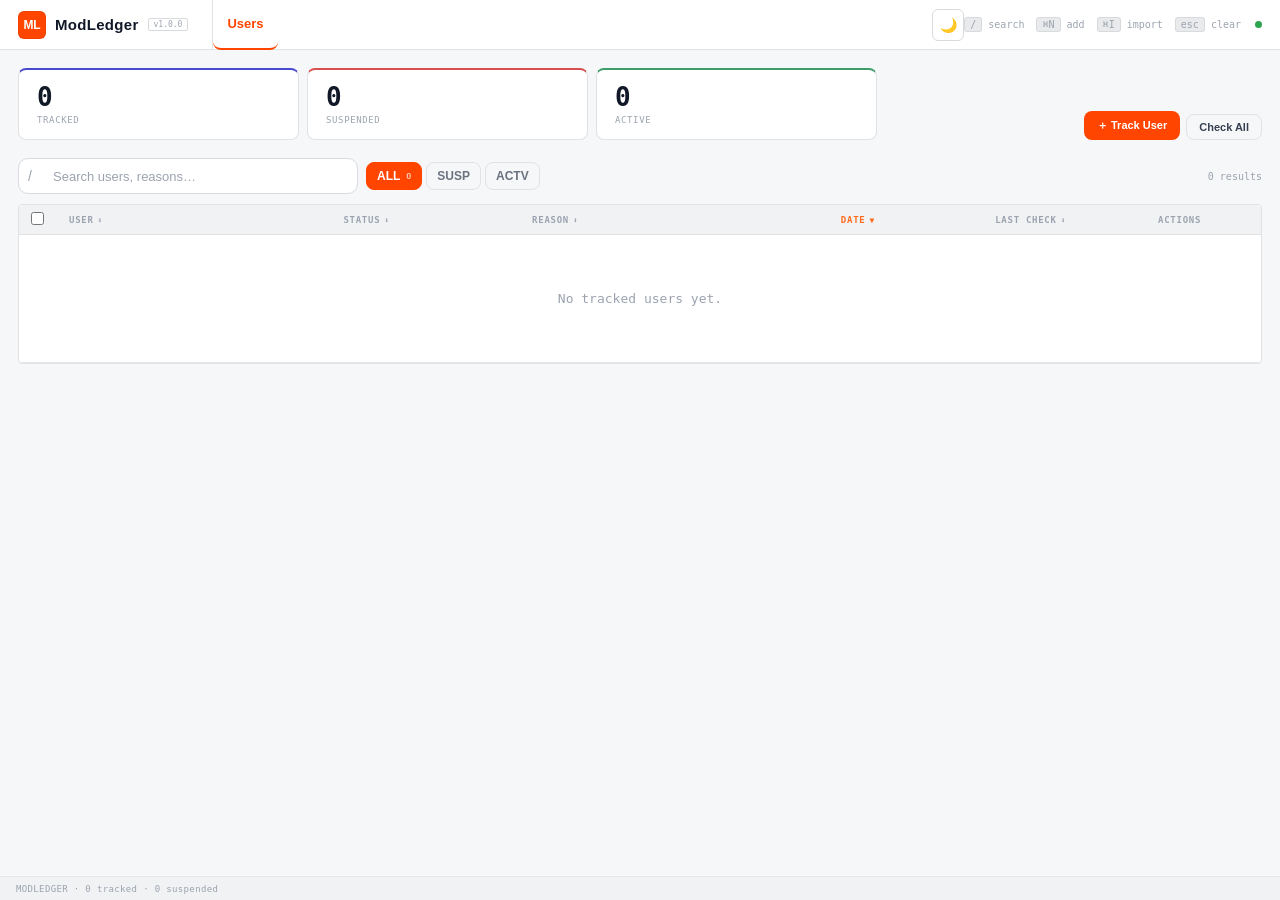
<file: index.html>
<!DOCTYPE html>
<html lang="en">
<head>
<meta charset="UTF-8"/>
<meta name="viewport" content="width=device-width,initial-scale=1.0,viewport-fit=cover"/>
<title>ModLedger — Reddit Moderation Infrastructure</title>
<link rel="preconnect" href="https://fonts.googleapis.com"/>
<link href="https://fonts.googleapis.com/css2?family=DM+Sans:wght@300;400;500;600;700&family=JetBrains+Mono:wght@400;500;600;700&display=swap" rel="stylesheet"/>
<link rel="stylesheet" href="css/styles.css">
</head>
<body>
<div id="app">
  <header id="topbar">
    <div class="wordmark">
      <div class="wordmark-icon">ML</div>
      <span class="wordmark-text">ModLedger</span>
      <span class="wordmark-ver">v1.0.0</span>
    </div>
    <div class="vdiv"></div>
    <nav id="nav">
      <button class="nav-btn active" data-view="users">Users</button>
    </nav>
    <div class="spacer"></div>
    <button id="theme-toggle" class="theme-toggle" title="Toggle dark mode" aria-label="Toggle dark mode">🌙</button>
    <div class="kb-hints">
      <span><kbd>/</kbd> search</span>
      <span><kbd>⌘N</kbd> add</span>
      <span><kbd>⌘I</kbd> import</span>
      <span><kbd>esc</kbd> clear</span>
    </div>
    <div class="pulse-dot sys-dot" title="System operational"></div>
  </header>

  <main id="main">
    <div id="stats-row" class="stats-row"></div>

    <div class="toolbar">
      <div class="search-wrap">
        <span class="icon">/</span>
        <input id="search-inp" class="search-inp" placeholder="Search users, reasons…" />
        <button id="search-clear" class="search-clear" aria-label="Clear search">✕</button>
      </div>
      <div class="filter-pills" id="filter-pills"></div>
      <div class="spacer"></div>
      <div class="result-count" id="result-count">0 results</div>
      <div class="bulk-actions" id="bulk-actions">
        <div class="bulk-count" id="bulk-count">0 selected</div>
        <button class="btn btn-sm btn-secondary" id="bulk-refresh-btn">↻ Refresh</button>
        <button class="btn btn-sm btn-danger" id="bulk-delete-btn">× Remove</button>
      </div>
    </div>

    <div class="table-wrap">
      <div class="tbl-scroll">
        <table>
          <thead id="table-head"></thead>
          <tbody id="table-body"></tbody>
        </table>
      </div>
      <div class="pagination" id="pagination">
        <div class="page-info" id="page-info"></div>
        <div class="page-btns" id="page-btns"></div>
      </div>
    </div>

    <!-- Analytics and Settings tabs removed (not used) -->
  </main>

  <!-- Modal -->
  <div id="modal-overlay" class="overlay">
    <div class="modal" id="modal-box">
      <div class="modal-header"><div id="modal-title" class="modal-title"></div><button class="modal-close" onclick="ML.closeModal()">×</button></div>
      <div class="modal-body" id="modal-body"></div>
    </div>
  </div>

  <!-- Drawer -->
  <div id="drawer-overlay" class="drawer-overlay"></div>
  <div id="drawer" class="drawer"></div>

  <!-- Toasts -->
  <div class="toast-container" id="toast-container"></div>

  <!-- Statusbar -->
  <div id="statusbar">
    <div class="sb-text" id="sb-text">MODLEDGER</div>
    <div class="sb-sep" id="sb-sep"></div>
    <div class="sb-checking" id="sb-checking"><div class="sys-dot"></div><div id="sb-checking-text">checking…</div></div>
  </div>

  <script src="js/app.js" defer></script>
</body>
</html>
</file>
<file: css/styles.css>
/* ── RESET & BASE ── */
*,*::before,*::after{box-sizing:border-box;margin:0;padding:0}
:root{
  /* Reddit-like light theme tokens (DEFAULT) */
  --bg0:#f6f7f8; /* page background */
  --bg1:#ffffff; /* card / surface */
  --bg2:#f0f2f4; /* subtle surfaces */
  --bg3:#e9eaec; /* accents */
  --b0:#e6e7e9; --b1:#e1e2e4; --b2:#d8dadd;
  --t0:#111827; --t1:#374151; --t2:#6b7280; --t3:#9ca3af;
  --ac:#ff4500; /* Reddit orange */ --achi:#ff6a1a; --acd:#fff7f0;
  --mono:ui-monospace, SFMono-Regular, Menlo, Monaco, 'Roboto Mono', 'Segoe UI Mono', monospace;
  --sans: 'Noto Sans', 'Helvetica Neue', Arial, system-ui, sans-serif;
  --danger:#c0392b; --warn:#b87b00; --good:#2ea44f;
  --radius:8px;
  --motion-fast:120ms; --motion-medium:200ms;
}

/* AMOLED Dark Mode — Class-based only */
body.dark-mode {
  --bg0:#000000;
  --bg1:#0a0a0b;
  --bg2:#1a1a1b;
  --bg3:#272729;
  --b0:#404040;
  --b1:#3a3a3b;
  --b2:#2d2d2d;
  --t0:#d7dadc;
  --t1:#818384;
  --t2:#565656;
  --t3:#404040;
  --ac:#ff4500;
  --achi:#ff6a1a;
  --acd:#1a0f08;
}
html,body{background:var(--bg0);color:var(--t0);font-family:var(--sans);min-height:100vh;font-size:14px}
::-webkit-scrollbar{width:5px;height:5px}
::-webkit-scrollbar-track{background:var(--bg0)}
::-webkit-scrollbar-thumb{background:var(--b2);border-radius:4px}
body.dark-mode::-webkit-scrollbar-thumb{background:#333333}
::selection{background:#2a2a6a;color:#e0e0ff}
body.dark-mode ::selection{background:#1a1a4a;color:#ff4500}
input,textarea,select{outline:none;font-family:var(--mono);color:var(--t0);background:var(--bg1);border:1px solid var(--b2);border-radius:3px;transition:border-color .12s}
input:focus,textarea:focus,select:focus{border-color:var(--ac)}
input::placeholder,textarea::placeholder{color:var(--t3)}
select option{background:var(--bg2);color:var(--t0)}
body.dark-mode select option{background:#1a1a1b;color:#d7dadc}
button{cursor:pointer;font-family:var(--mono)}
a{text-decoration:none;color:inherit}

/* Skip link */
.skip-link{position:absolute;left:8px;top:8px;background:var(--acd);color:var(--t0);padding:6px 10px;border-radius:4px;z-index:9999;transform:translateY(-120%);transition:transform .18s}
.skip-link:focus{transform:translateY(0)}

/* ── ANIMATIONS ── */
@keyframes spin{to{transform:rotate(360deg)}}
@keyframes pulse{0%,100%{opacity:1}50%{opacity:.25}}
@keyframes slideInRight{from{transform:translateX(100%);opacity:0}to{transform:translateX(0);opacity:1}}
@keyframes slideInUp{from{transform:translateY(8px);opacity:0}to{transform:translateY(0);opacity:1}}
@keyframes fadeIn{from{opacity:0}to{opacity:1}}
@keyframes flashRow{0%{background:#1a1a4a}100%{background:transparent}}
.spin{animation:spin .8s linear infinite}
.pulse-dot{animation:pulse 1.8s ease infinite;display:inline-block;border-radius:50%}
.fade-in{animation:fadeIn .2s ease}
.slide-in-right{animation:slideInRight .22s cubic-bezier(.16,1,.3,1)}
.slide-in-up{animation:slideInUp .18s ease}
.row-flash{animation:flashRow 1.2s ease}

/* ── LAYOUT ── */
#app{display:flex;flex-direction:column;min-height:100vh}
#topbar{background:var(--bg1);border-bottom:1px solid var(--b1);height:50px;display:flex;align-items:center;padding:0 18px;gap:0;position:sticky;top:0;z-index:100;flex-shrink:0}
#main{flex:1;padding:18px 18px 40px;width:100%;max-width:1440px;margin:0 auto}
#statusbar{background:var(--bg2);border-top:1px solid var(--b0);height:24px;display:flex;align-items:center;padding:0 16px;gap:16px;position:sticky;bottom:0;z-index:100;flex-shrink:0}

/* ── WORDMARK ── */
.wordmark{display:flex;align-items:center;gap:9px;margin-right:24px}
.wordmark-icon{width:28px;height:28px;background:var(--ac);border:1px solid rgba(0,0,0,0.06);border-radius:6px;display:flex;align-items:center;justify-content:center;font-size:12px;font-weight:700;color:#fff;font-family:var(--sans);letter-spacing:-.02em}
.wordmark-text{font-weight:700;font-size:15px;color:var(--t0);letter-spacing:0.02em;text-transform:none;font-family:var(--sans)}
.wordmark-ver{font-size:8px;color:var(--t3);border:1px solid var(--b2);border-radius:2px;padding:1px 5px;font-family:var(--mono)}

/* ── NAV ── */
nav{display:flex;height:50px}
.nav-btn{background:none;border:none;border-bottom:2px solid transparent;color:var(--t1);padding:0 14px;height:100%;font-size:13px;font-family:var(--sans);letter-spacing:0;font-weight:600;transition:all .12s}
.nav-btn:hover{color:var(--t0)}
.nav-btn.active{color:var(--ac);border-bottom-color:var(--ac);font-weight:700}

/* ── VDIVIDER ── */
.vdiv{width:1px;background:var(--b1);align-self:stretch;flex-shrink:0}

/* ── KBD ── */
kbd{background:var(--bg3);border:1px solid var(--b2);color:var(--t3);border-radius:3px;padding:1px 5px;font-size:10px;font-family:var(--mono)}
.kb-hints{display:flex;gap:12px;align-items:center;font-size:10px;color:var(--t3);font-family:var(--mono);margin-right:14px}

/* ── STAT CARDS ── */
.stats-row{display:flex;gap:8px;margin-bottom:18px;flex-wrap:wrap;align-items:stretch}
.stat-card{background:var(--bg1);border:1px solid var(--b1);padding:14px 18px;flex:1 1 90px;min-width:90px}
.stat-value{font-size:26px;font-weight:700;color:var(--t0);font-family:var(--mono);line-height:1;letter-spacing:-.02em}
.stat-label{font-size:9px;color:var(--t3);margin-top:5px;letter-spacing:.07em;text-transform:uppercase;font-family:var(--mono)}
.stat-sub{font-size:9px;color:var(--t3);margin-top:2px;font-family:var(--mono)}

/* ── TOOLBAR ── */
.toolbar{display:flex;gap:8px;margin-bottom:10px;align-items:center;flex-wrap:wrap}
.search-wrap{position:relative;flex:1 1 220px;max-width:340px}
.search-wrap .icon{position:absolute;left:10px;top:50%;transform:translateY(-50%);color:var(--t3);font-size:14px;pointer-events:none}
.search-inp{width:100%;height:36px;padding:0 34px;font-size:13px;background:var(--bg1);border:1px solid var(--b2);border-radius:10px;color:var(--t1);font-family:var(--sans)}
.search-inp:focus{border-color:var(--ac)}
.search-clear{position:absolute;right:8px;top:50%;transform:translateY(-50%);background:none;border:none;color:var(--t3);font-size:16px;line-height:1;display:none}
.filter-pills{display:flex;gap:4px;flex-wrap:wrap}
.pill{display:inline-flex;align-items:center;gap:6px;background:transparent;border:1px solid var(--b1);color:var(--t2);font-size:12px;font-weight:600;padding:6px 10px;border-radius:999px;font-family:var(--sans);letter-spacing:0;text-transform:none;transition:all .12s}
.pill:hover{background:var(--bg2);border-color:var(--b2);color:var(--t1)}
.pill.active{background:var(--ac);border-color:var(--ac);color:#fff}
.pill-count{font-size:9px;opacity:.7}
.result-count{font-size:10px;color:var(--t3);font-family:var(--mono);white-space:nowrap}
.bulk-actions{display:flex;gap:6px;align-items:center}
.bulk-count{font-size:10px;color:var(--t3);font-family:var(--mono)}

/* ── BUTTONS ── */
.btn{display:inline-flex;align-items:center;gap:8px;border:1px solid transparent;border-radius:8px;font-family:var(--sans);font-weight:700;letter-spacing:0;transition:all .12s;white-space:nowrap}
.btn-sm{font-size:10px;padding:3px 8px}
.btn-md{font-size:11px;padding:6px 12px}
.btn-lg{font-size:13px;padding:9px 20px}
.btn-primary{background:var(--ac);border-color:transparent;color:#fff}
.btn-primary:hover{background:var(--achi)}
.btn-secondary{background:transparent;border:1px solid var(--b1);color:var(--t1)}
.btn-secondary:hover{background:var(--bg2)}
.btn-ghost{background:transparent;border-color:transparent;color:var(--t2)}
.btn-ghost:hover{background:var(--bg2);border-color:var(--b2)}
.btn-danger{background:#1e0808;border-color:#6a2020;color:#e06060}
.btn-danger:hover{background:#3a1010}
body.dark-mode .btn-danger{background:#2a0a0a;border-color:#5a1515;color:#ff6666}
body.dark-mode .btn-danger:hover{background:#4a1515}
.btn:disabled{opacity:.4;cursor:not-allowed}

/* ── TABLE ── */
.table-wrap{border:1px solid var(--b1);border-radius:4px;overflow:hidden;background:var(--bg1)}
.tbl-scroll{overflow-x:auto}
table{width:100%;border-collapse:collapse}
thead tr th{padding:7px 12px;text-align:left;font-size:9px;color:var(--t3);letter-spacing:.08em;text-transform:uppercase;font-weight:700;cursor:pointer;-webkit-user-select:none;-ms-user-select:none;user-select:none;white-space:nowrap;font-family:var(--mono);border-bottom:1px solid var(--b1);background:var(--bg2);transition:color .1s}
thead tr th:hover,thead tr th.sort-active{color:var(--achi)}
thead tr th:first-child{cursor:default;width:38px}
thead tr th:last-child{cursor:default}
tbody tr{transition:background .1s}
tbody tr:hover td{background:var(--bg2)}
tbody tr.sel td{background:#12124a!important}
tbody tr.row-flash td{animation:flashRow 1.2s ease}
td{padding:8px 12px;font-size:12px;color:var(--t1);border-bottom:1px solid var(--b0);vertical-align:middle;font-family:var(--mono)}
td:first-child{width:38px}
.td-user a{color:var(--ac);font-weight:700;font-size:13px;font-family:var(--sans)}
.td-user a:hover{text-decoration:underline}
.td-reason{color:var(--t2);max-width:200px;overflow:hidden;text-overflow:ellipsis;white-space:nowrap;font-size:11px}
.td-reporter{color:var(--t3);font-size:11px}
.td-date{color:var(--t3);font-size:11px;white-space:nowrap}
.td-check{font-size:11px;white-space:nowrap}
.td-actions{white-space:nowrap}
.td-user-inner{display:flex;align-items:center;gap:6px}
.empty-row td{text-align:center;padding:56px 0;color:var(--t3);font-size:13px}
.sort-arrow{margin-left:4px;font-size:8px}

/* ── STATUS BADGE ── */
.badge{display:inline-flex;align-items:center;gap:5px;font-size:10px;font-weight:700;padding:3px 8px;border-radius:3px;letter-spacing:.06em;white-space:nowrap;font-family:var(--mono);border:1px solid}
.badge-dot{width:6px;height:6px;border-radius:50%;flex-shrink:0;animation:pulse 1.8s ease infinite}
.badge-sm{font-size:9px;padding:2px 6px}
.badge-sm .badge-dot{width:5px;height:5px}

/* ── DARK MODE TOGGLE ── */
.theme-toggle{background:none;border:1px solid var(--b2);color:var(--t2);width:32px;height:32px;display:inline-flex;align-items:center;justify-content:center;border-radius:6px;cursor:pointer;transition:all .12s;font-size:14px}
.theme-toggle:hover{border-color:var(--ac);color:var(--ac)}
body.dark-mode .theme-toggle{color:var(--t2)}
body.dark-mode .theme-toggle:hover{border-color:var(--achi);color:var(--achi)}

/* CONF bar removed (unused) */

/* ── ACTION BUTTONS ── */
.action-btn{background:none;border:1px solid var(--b2);color:var(--t3);border-radius:3px;width:26px;height:26px;display:inline-flex;align-items:center;justify-content:center;font-size:12px;transition:all .12s;flex-shrink:0}
.action-btn:hover{border-color:var(--achi);color:var(--achi)}
.action-btn.danger-btn{color:#664444}
.action-btn.danger-btn:hover{border-color:var(--danger);color:var(--danger)}
.action-btns{display:flex;gap:4px}

/* ── TOOLTIP ── */
.tip-wrap{position:relative;display:inline-flex}
.tip-wrap .tip{opacity:0;pointer-events:none;position:absolute;bottom:calc(100% + 6px);left:50%;transform:translateX(-50%);background:var(--bg3);border:1px solid var(--b2);color:var(--t1);font-size:10px;white-space:nowrap;padding:3px 8px;border-radius:3px;font-family:var(--mono);z-index:1000;transition:opacity .12s}
.tip-wrap:hover .tip{opacity:1}

/* ── PAGINATION ── */
.pagination{display:flex;justify-content:space-between;align-items:center;padding:10px 14px;border-top:1px solid var(--b0);background:var(--bg2)}
.page-info{font-size:10px;color:var(--t3);font-family:var(--mono)}
.page-btns{display:flex;gap:4px;align-items:center}
.page-num{width:28px;height:26px;border:1px solid var(--b2);background:transparent;color:var(--t3);border-radius:3px;font-size:10px;font-family:var(--mono)}
.page-num.active{border-color:var(--ac);background:var(--acd);color:var(--achi)}

/* ── FIELD / FORM ── */
.field{margin-bottom:14px}
.field-label{display:block;font-size:9px;color:var(--t3);letter-spacing:.08em;text-transform:uppercase;margin-bottom:5px;font-family:var(--mono)}
.field-hint{font-size:10px;color:var(--t3);margin-top:4px;font-family:var(--mono)}
.field-hint.compact{margin-top:0;margin-bottom:5px}
.bulk-preview{font-size:10px;color:var(--t3);font-family:var(--mono);margin-top:-8px;margin-bottom:14px}

.field input,.field select,.field textarea{width:100%;padding:7px 10px;font-size:12px;background:var(--bg1);border:1px solid var(--b2);border-radius:3px;color:var(--t0);font-family:var(--mono)}
.field select{appearance:none;padding-right:28px;background-image:url("data:image/svg+xml,%3Csvg xmlns='http://www.w3.org/2000/svg' width='12' height='8'%3E%3Cpath d='M1 1l5 5 5-5' stroke='%23484860' stroke-width='1.5' fill='none'/%3E%3C/svg%3E");background-repeat:no-repeat;background-position:right 10px center}
body.dark-mode .field select{background-image:url("data:image/svg+xml,%3Csvg xmlns='http://www.w3.org/2000/svg' width='12' height='8'%3E%3Cpath d='M1 1l5 5 5-5' stroke='%23818384' stroke-width='1.5' fill='none'/%3E%3C/svg%3E")}
.field textarea{resize:vertical}
.field input:focus,.field select:focus,.field textarea:focus{border-color:var(--ac)}
.form-row{display:grid;grid-template-columns:1fr 1fr;gap:12px}

/* ── MODAL ── */
.overlay{position:fixed;inset:0;background:rgba(0,0,0,.75);display:flex;align-items:center;justify-content:center;z-index:2000;padding:20px;animation:fadeIn .15s ease}
.modal{background:var(--bg1);border:1px solid var(--b2);border-radius:4px;max-width:100%;max-height:90vh;overflow:auto;box-shadow:0 32px 80px rgba(0,0,0,.6);animation:slideInUp .18s ease}
.modal-header{display:flex;justify-content:space-between;align-items:center;padding:16px 20px;border-bottom:1px solid var(--b1)}
.modal-title{font-size:11px;font-weight:700;letter-spacing:.08em;color:var(--t1);font-family:var(--mono);text-transform:uppercase}
.modal-close{background:none;border:none;color:var(--t3);font-size:20px;line-height:1;padding:0 2px}
.modal-body{padding:20px}
.modal-footer{display:flex;gap:8px;justify-content:flex-end;margin-top:4px}
.form-error{display:none;background:#1e0a0a;border:1px solid #4a1515;color:#d06060;font-size:11px;padding:8px 12px;border-radius:3px;margin-bottom:14px;font-family:var(--mono)}
body.dark-mode .form-error{background:#2a0a0a;border:1px solid #5a1515;color:#ff6666}

.modal-confirm{font-size:13px;color:var(--t1);line-height:1.6;margin-bottom:20px}
.drawer-title-row{display:flex;align-items:center;gap:8px;margin-bottom:4px}
.drawer-user-link{font-size:15px;font-weight:700;color:var(--achi);font-family:var(--mono)}
.drawer-subtle{font-size:11px;color:var(--t3);font-family:var(--mono)}
.drawer-close{background:none;border:none;color:var(--t3);font-size:20px;cursor:pointer}
.drawer-status-row{display:flex;align-items:center;gap:10px;margin-bottom:12px}

/* ── DRAWER ── */
.drawer-overlay{position:fixed;inset:0;background:rgba(0,0,0,.5);z-index:1500;animation:fadeIn .15s ease}
.drawer{position:fixed;right:0;top:0;bottom:0;width:400px;background:var(--bg1);border-left:1px solid var(--b2);z-index:1501;overflow:auto;animation:slideInRight .22s cubic-bezier(.16,1,.3,1)}
.drawer-header{display:flex;justify-content:space-between;align-items:flex-start;padding:18px 20px 14px;border-bottom:1px solid var(--b1);position:sticky;top:0;background:var(--bg1);z-index:1}
.drawer-body{padding:20px}
.status-card{background:var(--bg2);border:1px solid var(--b1);border-radius:3px;padding:16px;margin-bottom:18px}
.status-card-label{font-size:9px;color:var(--t3);letter-spacing:.08em;text-transform:uppercase;font-family:var(--mono);margin-bottom:10px}
.drawer-meta{display:grid;grid-template-columns:1fr 1fr;gap:8px;font-size:11px;font-family:var(--mono);margin-top:12px}
.drawer-meta-key{color:var(--t3);margin-bottom:2px}
.drawer-meta-val{color:var(--t1)}
.drawer-note{margin-top:12px;font-size:11px;color:#8899bb;background:#0e1220;padding:8px 12px;border-radius:3px;border-left:2px solid #3355aa;line-height:1.5;font-family:var(--mono)}
.drawer-links{display:flex;gap:6px;margin-bottom:20px;flex-wrap:wrap}
.timeline-label{font-size:9px;color:var(--t3);letter-spacing:.08em;text-transform:uppercase;font-family:var(--mono);margin-bottom:14px}
.timeline-item{display:flex;gap:12px;margin-bottom:0}
.timeline-dot-col{display:flex;flex-direction:column;align-items:center;padding-top:4px}
.timeline-dot{width:10px;height:10px;border-radius:50%;flex-shrink:0;border:2px solid}
.timeline-line{width:1px;flex:1;background:var(--b1);min-height:20px}
.timeline-content{flex:1;padding-bottom:16px}
.timeline-date{font-size:10px;color:var(--t3);font-family:var(--mono);margin-bottom:5px}
.timeline-badges{display:flex;align-items:center;gap:6px;margin-bottom:5px;flex-wrap:wrap}
.timeline-arrow{color:var(--t3);font-size:11px}
.timeline-tags{font-size:10px;color:var(--t3);font-family:var(--mono);display:flex;gap:6px;flex-wrap:wrap}
.tag{background:var(--bg2);border:1px solid var(--b2);border-radius:2px;padding:1px 5px}
.tag-good{color:var(--good)}
.tag-warn{color:var(--warn)}

/* ── ANALYTICS ── */
.analytics-hero{background:var(--bg1);border:1px solid var(--b1);border-radius:3px;padding:24px;margin-bottom:14px;display:flex;gap:32px;align-items:center;flex-wrap:wrap}
.hero-metric{display:flex;flex-direction:column}
.hero-value{font-size:36px;font-weight:700;font-family:var(--mono);letter-spacing:-.03em;line-height:1}
.hero-label{font-size:9px;color:var(--t3);font-family:var(--mono);margin-top:6px;letter-spacing:.06em;text-transform:uppercase}
.hero-sub{font-size:9px;color:var(--t3);font-family:var(--mono)}
.analytics-grid{display:grid;grid-template-columns:1fr 1fr;gap:14px;max-width:960px}
.a-section{background:var(--bg1);border:1px solid var(--b1);border-radius:3px;padding:20px}
.a-section-title{font-size:9px;color:var(--t3);letter-spacing:.08em;text-transform:uppercase;font-family:var(--mono);margin-bottom:16px;padding-bottom:10px;border-bottom:1px solid var(--b0)}
.bar-row{margin-bottom:12px}
.bar-row-head{display:flex;justify-content:space-between;font-size:11px;font-family:var(--mono);margin-bottom:5px}
.bar-row-label{color:var(--t1)}
.bar-row-val{font-weight:600}
.bar-row-pct{color:var(--t3);font-weight:400}
.bar-track{height:4px;background:var(--b1);border-radius:2px;overflow:hidden}
.bar-fill{height:100%;border-radius:2px;transition:width .5s ease}

/* bar-fill now driven by CSS variables set on element: --pct and --fill */
.bar-fill{width:var(--pct,0%);background:var(--fill,var(--ac));}

/* hero-value uses CSS variable for color */
.hero-value{color:var(--hv,inherit)}

/* analytics no-data */
.no-data-analytics{color:var(--t3);font-family:var(--mono);font-size:13px;padding:40px 0}

/* drawer meta row helper */
.drawer-meta-row{display:flex;align-items:center;gap:10px;margin-bottom:12px}

/* timeline status color mappings (avoid inline styles) */
.timeline-dot.status-suspended{background:#1e0a0a;border-color:#d94f4f}
.timeline-dot.status-active{background:#071510;border-color:#3d9e6a}

/* ── SETTINGS ── */
.settings-wrap{max-width:560px}
.settings-card{background:var(--bg1);border:1px solid var(--b1);border-radius:3px;padding:24px}
.settings-section{font-size:9px;color:var(--t3);letter-spacing:.08em;text-transform:uppercase;font-family:var(--mono);margin-bottom:16px;margin-top:24px;padding-bottom:8px;border-bottom:1px solid var(--b1)}
.settings-section:first-child{margin-top:0}
.toggle-row{display:flex;justify-content:space-between;align-items:flex-start;margin-bottom:12px}
.toggle-label{font-size:12px;color:var(--t1);font-family:var(--mono)}
.toggle-hint{font-size:10px;color:var(--t3);font-family:var(--mono);margin-top:2px}
.toggle-row{display:flex;justify-content:space-between;align-items:flex-start;margin-bottom:12px}
.toggle-label{font-size:12px;color:var(--t1);font-family:var(--mono)}
.toggle-hint{font-size:10px;color:var(--t3);font-family:var(--mono);margin-top:2px}
.settings-footer{display:flex;justify-content:flex-end;gap:8px;margin-top:20px;padding-top:16px;border-top:1px solid var(--b1);align-items:center}
.save-confirm{font-size:11px;color:var(--good);font-family:var(--mono)}

/* Pipeline HUD removed (legacy) */

/* ── TOASTS ── */
.toast-container{position:fixed;bottom:30px;left:20px;display:flex;flex-direction:column;gap:6px;z-index:4000}
.toast{background:var(--bg2);color:var(--t1);font-size:11px;padding:8px 14px;border-radius:3px;font-family:var(--mono);box-shadow:0 4px 16px rgba(0,0,0,.4);max-width:340px;animation:slideInUp .18s ease;border:1px solid var(--b2);border-left:3px solid var(--ac)}
.toast.success{border-left-color:var(--good);border-color:rgba(61,158,106,.3)}
.toast.error{border-left-color:var(--danger);border-color:rgba(201,64,64,.3)}

/* ── STATUS BAR ── */
.sb-text{font-size:9px;color:var(--t3);font-family:var(--mono);letter-spacing:.04em}
.sb-sep{width:1px;height:12px;background:var(--b2)}
.sb-checking{display:flex;align-items:center;gap:6px;font-size:9px;color:var(--achi);font-family:var(--mono)}
.sb-status{display:flex;align-items:center;gap:5px;font-size:9px;color:var(--t3);font-family:var(--mono)}
.sys-dot{width:6px;height:6px;border-radius:50%;background:var(--good);animation:pulse 1.8s ease infinite}
.spacer{flex:1}

/* ── SPINNER ── */
.spinner{border-radius:50%;flex-shrink:0;animation:spin var(--motion-medium) linear infinite}

/* Overrides: gentler motion and consistent corner radius */
button, .btn, .stat-card, .modal, .drawer, .toast, .badge, .action-btn, input, select, textarea, .pill { border-radius: var(--radius); }
.badge-dot{animation:pulse var(--motion-medium) ease-in-out infinite}

/* Safari user-select support helper */
.no-select{-webkit-user-select:none;-ms-user-select:none;user-select:none}

/* Default hidden states moved out of HTML inline styles */
#bulk-actions{display:none}
#pagination{display:none}
#view-analytics,#view-settings{display:none}
#modal-overlay{display:none}
#drawer-overlay,#drawer{display:none}
#sb-checking{display:none}

/* ── DARK MODE ENHANCEMENTS ── */
body.dark-mode tbody tr.sel td{background:#1a1a3a!important}
body.dark-mode .tooltip,.tip{background:var(--bg2);border-color:var(--b2)}
body.dark-mode .modal{box-shadow:0 32px 80px rgba(0,0,0,.9)}
body.dark-mode .toast{box-shadow:0 4px 16px rgba(0,0,0,.8)}
body.dark-mode input::placeholder,
body.dark-mode textarea::placeholder{color:var(--t2)}
body.dark-mode .action-btn.danger-btn{color:#ff8888}
body.dark-mode .action-btn.danger-btn:hover{border-color:#ff6666;color:#ff6666}

/* Table head / helper classes */
.th-select{width:38px}
.th-select .row-cb{margin:0}
.th-actions{white-space:nowrap}
.check-loading{display:flex;align-items:center;gap:8px;color:var(--achi);font-size:11px}

/* Status color tokens (used by badge status- classes) */
.status-suspended{background:#1e0a0a;border-color:#4a1515;color:#d94f4f}
.status-active{background:#071510;border-color:#0e2e1e;color:#3d9e6a}
.status-suspended .badge-dot{background:#d94f4f}
.status-active .badge-dot{background:#3d9e6a}

/* Badge dot sizing (centralized) */
.badge-dot{width:6px;height:6px;border-radius:50%;flex-shrink:0}
.badge-sm .badge-dot{width:5px;height:5px}

/* Spinner sizing variants */
.spinner-sm{width:14px;height:14px;border:2px solid rgba(112,112,238,0.14);border-top-color:#7070ee}
.spinner-md{width:20px;height:20px;border:2px solid rgba(112,112,238,0.12);border-top-color:#7070ee}
.spinner-lg{width:28px;height:28px;border:3px solid rgba(112,112,238,0.10);border-top-color:#7070ee}

/* Stat card accent mappings */
.stat-accent-a{border-top:2px solid #4a4acc}
.stat-accent-b{border-top:2px solid #d94f4f}
.stat-accent-c{border-top:2px solid #3d9e6a}
.stat-actions{display:flex;align-items:flex-end;gap:6px;margin-left:auto}

/* Checkbox compact style */
.row-cb{accent-color:var(--ac);cursor:pointer;width:13px;height:13px}

/* Pulse dot (topbar) sizing */
.pulse-dot.sys-dot{width:7px;height:7px}

/* ── RESPONSIVE / MOBILE OPTIMIZATION ── */

@media (max-width: 768px) {
  /* Layout & Safe Areas */
  #main {
    padding: 12px 12px calc(80px + env(safe-area-inset-bottom)) 12px;
  }
  #topbar {
    padding: 0 max(12px, env(safe-area-inset-left)) 0 max(12px, env(safe-area-inset-right));
    padding-top: env(safe-area-inset-top);
  }
  .kb-hints {
    display: none; /* Hide shortcuts on touch */
  }
  
  /* Buttons & Inputs (Touch Targets) */
  .btn, .pill, .search-inp, .field input, .field select, .field textarea {
    min-height: 44px;
    font-size: 14px;
  }
  .action-btn {
    width: 44px;
    height: 44px;
    font-size: 18px;
  }
  .row-cb {
    width: 22px;
    height: 22px;
  }
  
  /* Toolbars & Filters */
  .toolbar {
    flex-direction: column;
    align-items: stretch;
    gap: 12px;
  }
  .search-wrap {
    max-width: 100%;
  }
  .filter-pills {
    flex-wrap: nowrap;
    overflow-x: auto;
    padding-bottom: 8px; /* space for scrollbar */
    -webkit-overflow-scrolling: touch;
    scrollbar-width: none;
  }
  .filter-pills::-webkit-scrollbar {
    display: none;
  }
  .bulk-actions {
    justify-content: space-between;
    width: 100%;
    margin-top: 8px;
  }
  
  /* Stats Row */
  .stat-card {
    flex: 1 1 40%;
  }
  .stat-actions {
    width: 100%;
    flex-wrap: wrap;
    margin-top: 8px;
  }
  .stat-actions .btn {
    flex: 1;
    justify-content: center;
  }

  /* Table to Card Conversion */
  .table-wrap {
    border: none;
    background: transparent;
  }
  table, thead, tbody, th, td, tr { 
    display: block; 
  }
  thead tr { 
    display: none; 
  }
  tbody tr { 
    display: flex; 
    flex-wrap: wrap; 
    margin-bottom: 12px; 
    border: 1px solid var(--b1); 
    border-radius: 12px; 
    padding: 16px; 
    background: var(--bg1); 
    position: relative; 
  }
  td { 
    border-bottom: none; 
    padding: 4px; 
  }
  /* 1: Checkbox */
  td:nth-child(1) { width: 100%; display: flex; justify-content: flex-end; order: 1; margin-bottom: -24px; position: relative; z-index: 10; } 
  /* 2: Username */
  td:nth-child(2) { width: 100%; font-size: 16px; order: 2; margin-bottom: 8px; } 
  /* 3: Status */
  td:nth-child(3) { width: auto; order: 3; } 
  /* 4: Reason */
  td:nth-child(4) { width: 100%; order: 4; font-size: 14px; color: var(--t2); margin-top: 8px; margin-bottom: 8px; white-space: normal; } 
  /* 5: Date (hide or move) */
  td:nth-child(5) { display: none; } 
  /* 6: Check time */
  td:nth-child(6) { width: auto; order: 5; margin-left: auto; font-size: 12px; color: var(--t3); align-self: flex-start; margin-top: 4px; } 
  /* 7: Actions */
  td:nth-child(7) { width: 100%; order: 6; margin-top: 16px; padding-top: 16px; border-top: 1px solid var(--b0); display: flex; justify-content: space-between; }
  .action-btns {
    width: 100%;
    justify-content: space-between;
  }
  
  /* Remove hover tooltips on touch */
  .tip-wrap .tip {
    display: none !important;
  }

  /* Modals & Drawers */
  .modal {
    width: calc(100% - 32px) !important; /* Override JS width */
    max-height: 85vh;
    margin: 16px;
    align-self: flex-end; /* Sheet style */
  }
  .drawer {
    width: 100%;
    max-width: none;
    border-left: none;
  }
  .drawer-body {
    padding-bottom: calc(40px + env(safe-area-inset-bottom));
  }
}

@media (max-width: 480px) {
  .wordmark-text, .wordmark-ver {
    display: none;
  }
  .hero-value {
    font-size: 28px;
  }
  .analytics-hero {
    gap: 16px;
    padding: 16px;
  }
  .analytics-grid {
    grid-template-columns: 1fr;
  }
}
</file>
